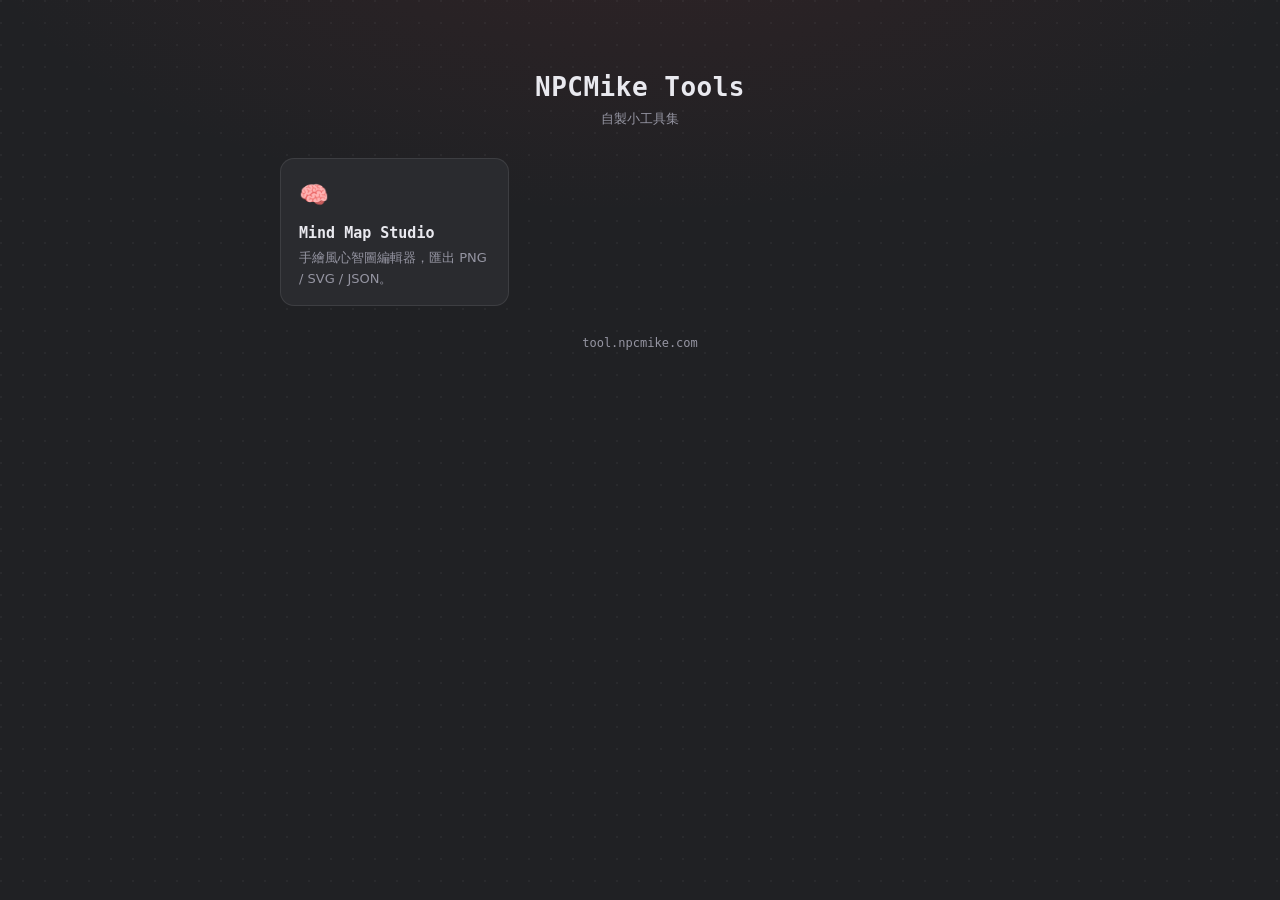
<file: index.html>
<!doctype html>
<html lang="zh-Hant">
  <head>
    <meta charset="utf-8" />
    <meta name="viewport" content="width=device-width, initial-scale=1" />
    <title>NPCMike Tools</title>
    <style>
      :root {
        color-scheme: dark;
        --bg: #202124;
        --surface: #2a2b2f;
        --surface-hover: #303137;
        --ink: #d6d6db;
        --bright: #e9e9ef;
        --muted: #9595a2;
        --line: rgba(255, 255, 255, 0.09);
        --accent: #c2455c;
        --mono: "IBM Plex Mono", "BlexMono Nerd Font", ui-monospace, "Cascadia Code",
          Menlo, Consolas, monospace;
        --sans: ui-sans-serif, system-ui, -apple-system, "Segoe UI", "Noto Sans TC",
          "Microsoft JhengHei", sans-serif;
      }
      * { box-sizing: border-box; }
      body {
        margin: 0;
        min-height: 100vh;
        display: flex;
        flex-direction: column;
        align-items: center;
        gap: 30px;
        padding: 72px 20px;
        background:
          radial-gradient(circle at 1px 1px, rgba(255, 255, 255, 0.04) 1px, transparent 0)
            0 0 / 22px 22px,
          radial-gradient(1100px 520px at 50% -12%, rgba(162, 49, 52, 0.12), transparent 62%),
          var(--bg);
        color: var(--ink);
        font-family: var(--sans);
      }
      header { text-align: center; }
      h1 {
        font-family: var(--mono);
        font-size: 26px;
        font-weight: 600;
        letter-spacing: 0.5px;
        margin: 0 0 8px;
        color: var(--bright);
      }
      header p { color: var(--muted); margin: 0; font-size: 13px; }
      .grid {
        display: grid;
        grid-template-columns: repeat(auto-fill, minmax(220px, 1fr));
        gap: 16px;
        width: 100%;
        max-width: 720px;
      }
      .card {
        display: block;
        text-decoration: none;
        color: inherit;
        background: var(--surface);
        border: 1px solid var(--line);
        border-radius: 14px;
        padding: 18px 18px 16px;
        transition: transform 140ms ease, box-shadow 140ms ease, border-color 140ms ease,
          background 140ms ease;
      }
      .card:hover {
        transform: translateY(-3px);
        background: var(--surface-hover);
        border-color: rgba(194, 69, 92, 0.55);
        box-shadow: 0 16px 34px rgba(0, 0, 0, 0.45);
      }
      .card .emoji { font-size: 24px; }
      .card strong {
        font-family: var(--mono);
        display: block;
        margin: 10px 0 5px;
        font-size: 15px;
        font-weight: 600;
        color: var(--bright);
      }
      .card span { color: var(--muted); font-size: 13px; line-height: 1.55; }
      footer { color: var(--muted); font-size: 12px; font-family: var(--mono); }
    </style>
  </head>
  <body>
    <header>
      <h1>NPCMike Tools</h1>
      <p>自製小工具集</p>
    </header>

    <main class="grid">
      <a class="card" href="mind/">
        <span class="emoji">🧠</span>
        <strong>Mind Map Studio</strong>
        <span>手繪風心智圖編輯器，匯出 PNG / SVG / JSON。</span>
      </a>
      <!-- 之後新增工具：複製上面的 <a class="card" href="工具資料夾/"> 區塊 -->
    </main>

    <footer>tool.npcmike.com</footer>
  </body>
</html>
</file>
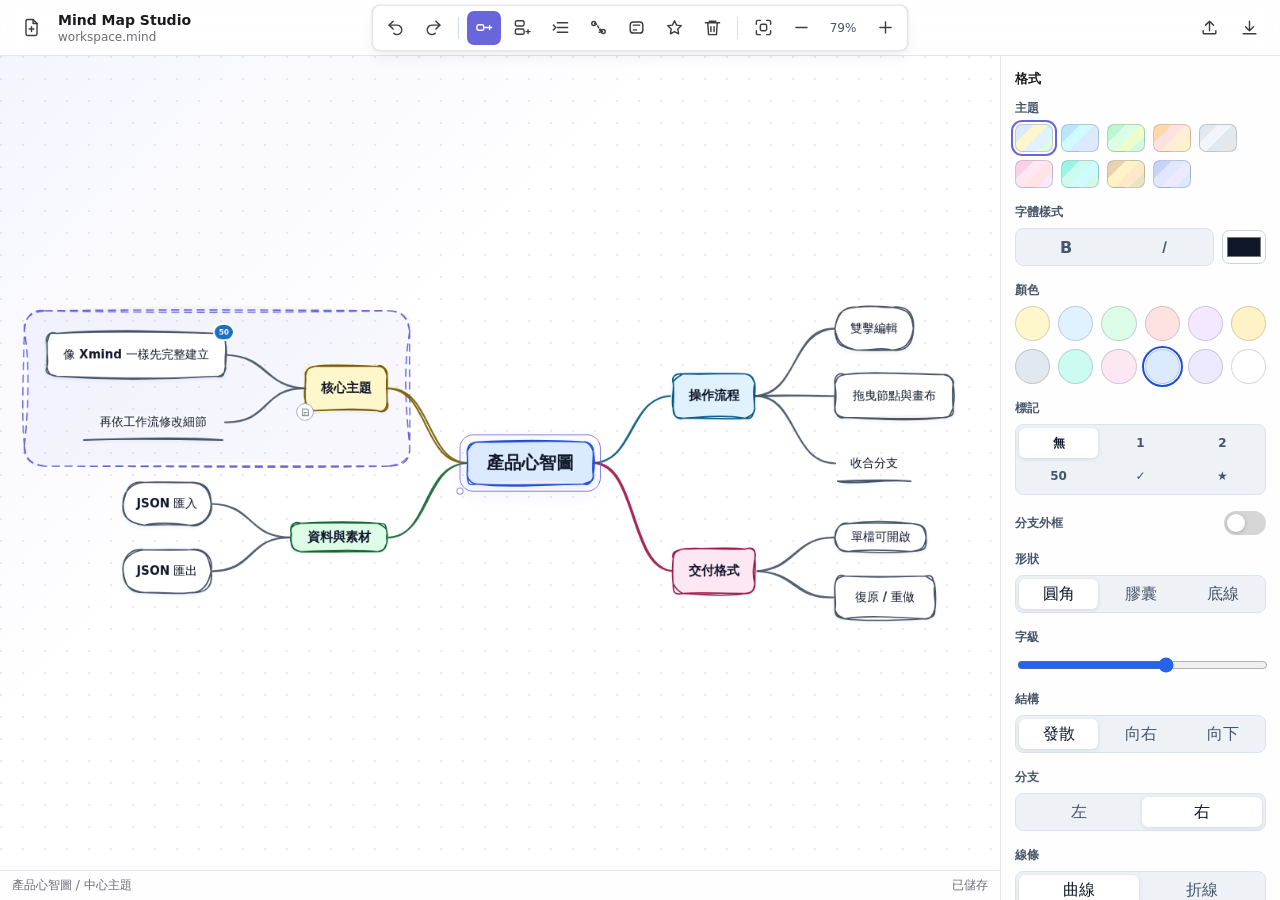
<file: mind/index.html>
<!doctype html>
<html lang="zh-Hant">
  <head>
    <meta charset="utf-8" />
    <meta name="viewport" content="width=device-width, initial-scale=1" />
    <title>Mind Map Studio</title>
    <link rel="stylesheet" href="styles.css" />
  </head>
  <body>
    <div class="app-shell">
      <header class="topbar">
        <div class="brand">
          <button class="icon-button" data-action="new-map" title="新心智圖" aria-label="新心智圖">
            <svg><use href="#icon-file-plus"></use></svg>
          </button>
          <div class="brand-copy">
            <strong>Mind Map Studio</strong>
            <span id="mapTitle">workspace.mind</span>
          </div>
        </div>

        <div class="toolbar" aria-label="主要工具列">
          <button class="icon-button" data-action="undo" title="復原" aria-label="復原">
            <svg><use href="#icon-undo"></use></svg>
          </button>
          <button class="icon-button" data-action="redo" title="重做" aria-label="重做">
            <svg><use href="#icon-redo"></use></svg>
          </button>
          <span class="divider" aria-hidden="true"></span>
          <button class="icon-button primary" data-action="add-child" title="新增子主題" aria-label="新增子主題">
            <svg><use href="#icon-plus-node"></use></svg>
          </button>
          <button class="icon-button" data-action="add-sibling" title="新增同層主題" aria-label="新增同層主題">
            <svg><use href="#icon-sibling"></use></svg>
          </button>
          <button class="icon-button" data-action="toggle-collapse" title="收合或展開" aria-label="收合或展開">
            <svg><use href="#icon-fold"></use></svg>
          </button>
          <button class="icon-button" data-action="start-relationship" title="新增或移除關聯線 (R)" aria-label="新增或移除關聯線 (R)">
            <svg><use href="#icon-relation"></use></svg>
          </button>
          <button class="icon-button" data-action="toggle-boundary" title="分支外框" aria-label="分支外框">
            <svg><use href="#icon-boundary"></use></svg>
          </button>
          <button class="icon-button" data-action="cycle-marker" title="切換標記" aria-label="切換標記">
            <svg><use href="#icon-marker"></use></svg>
          </button>
          <button class="icon-button danger" data-action="delete-topic" title="刪除主題" aria-label="刪除主題">
            <svg><use href="#icon-trash"></use></svg>
          </button>
          <span class="divider" aria-hidden="true"></span>
          <button class="icon-button" data-action="fit" title="適合畫面" aria-label="適合畫面">
            <svg><use href="#icon-fit"></use></svg>
          </button>
          <button class="icon-button" data-action="zoom-out" title="縮小" aria-label="縮小">
            <svg><use href="#icon-minus"></use></svg>
          </button>
          <span class="zoom-readout" id="zoomReadout">100%</span>
          <button class="icon-button" data-action="zoom-in" title="放大" aria-label="放大">
            <svg><use href="#icon-plus"></use></svg>
          </button>
        </div>

        <div class="file-tools">
          <button class="icon-button" data-action="import" title="匯入" aria-label="匯入">
            <svg><use href="#icon-upload"></use></svg>
          </button>
          <div class="export-wrap">
            <button class="icon-button" data-action="export" title="匯出" aria-label="匯出" aria-haspopup="true">
              <svg><use href="#icon-download"></use></svg>
            </button>
            <div id="exportMenu" class="export-menu" hidden role="menu">
              <span class="export-scope" id="exportScope">匯出整張圖</span>
              <button type="button" data-export="png">PNG 圖片</button>
              <button type="button" data-export="svg">SVG 向量</button>
              <button type="button" data-export="json">JSON 檔</button>
            </div>
          </div>
          <input id="fileInput" type="file" accept="application/json,.json" hidden />
        </div>
      </header>

      <main class="workspace-layout">
        <section class="canvas-shell" aria-label="心智圖畫布">
          <div id="canvas" class="canvas" tabindex="0">
            <div id="world" class="world">
              <svg id="linkLayer" class="link-layer" aria-hidden="true"></svg>
              <div id="topicLayer" class="topic-layer"></div>
              <div id="dropIndicator" class="drop-indicator" hidden></div>
            </div>
            <div id="marquee" class="marquee" hidden></div>
          </div>
          <div id="searchBar" class="search-bar" hidden>
            <svg class="search-icon" viewBox="0 0 24 24" aria-hidden="true">
              <circle cx="11" cy="11" r="7"></circle>
              <path d="m20 20-3.5-3.5"></path>
            </svg>
            <input id="searchInput" type="text" placeholder="搜尋主題…" autocomplete="off" />
            <span id="searchCount" class="search-count">0/0</span>
            <button type="button" data-search="prev" title="上一個 (Shift+Enter)" aria-label="上一個">↑</button>
            <button type="button" data-search="next" title="下一個 (Enter)" aria-label="下一個">↓</button>
            <button type="button" data-search="close" title="關閉 (Esc)" aria-label="關閉">✕</button>
          </div>
          <div class="canvas-status">
            <span id="selectionStatus">中心主題</span>
            <span id="autosaveStatus">已儲存</span>
          </div>
        </section>

        <aside class="inspector" aria-label="格式">
          <div class="panel-head">
            <h2>格式</h2>
          </div>

          <div class="control-group">
            <span class="control-label">主題</span>
            <div id="themeControl" class="theme-swatches"></div>
          </div>

          <div class="control-group">
            <span class="control-label">字體樣式</span>
            <div class="textstyle-row">
              <div class="segmented" id="textStyleControl">
                <button data-style="bold" title="粗體" style="font-weight: 800">B</button>
                <button data-style="italic" title="斜體" style="font-style: italic">I</button>
              </div>
              <input id="textColorInput" type="color" title="文字色" aria-label="文字色" />
            </div>
          </div>

          <div class="control-group">
            <span class="control-label">顏色</span>
            <div id="colorSwatches" class="swatches"></div>
          </div>

          <div class="control-group">
            <span class="control-label">標記</span>
            <div class="segmented marker-control" id="markerControl"></div>
          </div>

          <label class="toggle-field">
            <span>分支外框</span>
            <input id="boundaryToggle" type="checkbox" />
            <i aria-hidden="true"></i>
          </label>

          <div class="control-group">
            <span class="control-label">形狀</span>
            <div class="segmented" id="shapeControl">
              <button data-shape="round">圓角</button>
              <button data-shape="capsule">膠囊</button>
              <button data-shape="underline">底線</button>
            </div>
          </div>

          <label class="field compact">
            <span>字級</span>
            <input id="fontSizeInput" type="range" min="13" max="28" step="1" />
          </label>

          <div class="control-group">
            <span class="control-label">結構</span>
            <div class="segmented" id="structureControl">
              <button data-structure="map">發散</button>
              <button data-structure="right">向右</button>
              <button data-structure="down">向下</button>
            </div>
          </div>

          <div class="control-group">
            <span class="control-label">分支</span>
            <div class="segmented" id="sideControl">
              <button data-side="left">左</button>
              <button data-side="right">右</button>
            </div>
          </div>

          <div class="control-group">
            <span class="control-label">線條</span>
            <div class="segmented" id="lineControl">
              <button data-line="curve">曲線</button>
              <button data-line="elbow">折線</button>
            </div>
          </div>

          <div class="control-group">
            <span class="control-label">線框</span>
            <div class="segmented" id="sketchControl">
              <button data-sketch="hand">手繪</button>
              <button data-sketch="clean">一般</button>
            </div>
          </div>

          <label class="field">
            <span>超連結 (K)</span>
            <input id="linkInput" type="url" autocomplete="off" placeholder="https://" />
          </label>

          <label class="field">
            <span>標籤（逗號分隔）</span>
            <input id="tagsInput" type="text" autocomplete="off" placeholder="例如：重要, 待辦" />
          </label>

          <div class="control-group">
            <span class="control-label">圖片</span>
            <div class="image-row">
              <button type="button" id="imagePick">插入圖片</button>
              <button type="button" id="imageClear">移除</button>
            </div>
            <input id="imageInput" type="file" accept="image/*" hidden />
          </div>

          <label class="field notes-field">
            <span>備註</span>
            <textarea id="notesInput" rows="6"></textarea>
          </label>
        </aside>
      </main>
    </div>

    <div id="contextMenu" class="context-menu" hidden role="menu"></div>

    <div id="lightbox" class="lightbox" hidden><img alt="圖片預覽" /></div>

    <div id="richToolbar" class="rich-toolbar" hidden>
      <button type="button" data-rich="bold" title="粗體" style="font-weight: 800">B</button>
      <button type="button" data-rich="italic" title="斜體" style="font-style: italic">I</button>
      <span class="rich-sep" aria-hidden="true"></span>
      <button type="button" class="rich-color" data-rich-color="#1b1b1f" style="--c: #1b1b1f" title="黑"></button>
      <button type="button" class="rich-color" data-rich-color="#d1413c" style="--c: #d1413c" title="紅"></button>
      <button type="button" class="rich-color" data-rich-color="#d97706" style="--c: #d97706" title="橘"></button>
      <button type="button" class="rich-color" data-rich-color="#15803d" style="--c: #15803d" title="綠"></button>
      <button type="button" class="rich-color" data-rich-color="#1d4ed8" style="--c: #1d4ed8" title="藍"></button>
      <button type="button" class="rich-color" data-rich-color="#7c3aed" style="--c: #7c3aed" title="紫"></button>
    </div>

    <svg class="icon-sprite" aria-hidden="true">
      <symbol id="icon-file-plus" viewBox="0 0 24 24">
        <path d="M14 2H7a2 2 0 0 0-2 2v16a2 2 0 0 0 2 2h10a2 2 0 0 0 2-2V7z"></path>
        <path d="M14 2v5h5M12 11v6M9 14h6"></path>
      </symbol>
      <symbol id="icon-undo" viewBox="0 0 24 24">
        <path d="M9 14 4 9l5-5"></path>
        <path d="M4 9h10a6 6 0 1 1-4.2 10.3"></path>
      </symbol>
      <symbol id="icon-redo" viewBox="0 0 24 24">
        <path d="m15 14 5-5-5-5"></path>
        <path d="M20 9H10a6 6 0 1 0 4.2 10.3"></path>
      </symbol>
      <symbol id="icon-plus-node" viewBox="0 0 24 24">
        <rect x="2.5" y="8.5" width="8.5" height="7" rx="2"></rect>
        <path d="M11 12h4.5"></path>
        <path d="M18.5 9.5v5M16 12h5"></path>
      </symbol>
      <symbol id="icon-sibling" viewBox="0 0 24 24">
        <rect x="3" y="3.5" width="11" height="6.5" rx="2"></rect>
        <rect x="3" y="14" width="11" height="6.5" rx="2"></rect>
        <path d="M19 14.7v5M16.5 17.2h5"></path>
      </symbol>
      <symbol id="icon-fold" viewBox="0 0 24 24">
        <path d="M8 6h13M8 12h13M8 18h13"></path>
        <path d="m3 9 3 3-3 3"></path>
      </symbol>
      <symbol id="icon-relation" viewBox="0 0 24 24">
        <path d="M7 7c6 0 4 10 10 10" stroke-dasharray="2.6 2.6"></path>
        <path d="m14 14 3 3-4 1"></path>
        <circle cx="6" cy="7" r="2.5"></circle>
        <circle cx="18" cy="17" r="2.5"></circle>
      </symbol>
      <symbol id="icon-boundary" viewBox="0 0 24 24">
        <rect x="4" y="5" width="16" height="14" rx="4"></rect>
        <path d="M8 9h8M8 15h4"></path>
      </symbol>
      <symbol id="icon-marker" viewBox="0 0 24 24">
        <path d="M12 3.5 14.6 9l5.9.8-4.3 4.2 1 5.9L12 17.1l-5.2 2.8 1-5.9-4.3-4.2 5.9-.8z"></path>
      </symbol>
      <symbol id="icon-trash" viewBox="0 0 24 24">
        <path d="M3 6h18M8 6V4h8v2M6 6l1 15h10l1-15M10 11v6M14 11v6"></path>
      </symbol>
      <symbol id="icon-fit" viewBox="0 0 24 24">
        <path d="M8 3H5a2 2 0 0 0-2 2v3M16 3h3a2 2 0 0 1 2 2v3M8 21H5a2 2 0 0 1-2-2v-3M21 16v3a2 2 0 0 1-2 2h-3"></path>
        <rect x="8" y="8" width="8" height="8" rx="2"></rect>
      </symbol>
      <symbol id="icon-minus" viewBox="0 0 24 24">
        <path d="M5 12h14"></path>
      </symbol>
      <symbol id="icon-plus" viewBox="0 0 24 24">
        <path d="M12 5v14M5 12h14"></path>
      </symbol>
      <symbol id="icon-upload" viewBox="0 0 24 24">
        <path d="M12 16V4M7 9l5-5 5 5"></path>
        <path d="M4 16v3a1 1 0 0 0 1 1h14a1 1 0 0 0 1-1v-3"></path>
      </symbol>
      <symbol id="icon-download" viewBox="0 0 24 24">
        <path d="M12 4v12M7 11l5 5 5-5"></path>
        <path d="M4 20h16"></path>
      </symbol>
      <symbol id="icon-target" viewBox="0 0 24 24">
        <circle cx="12" cy="12" r="8"></circle>
        <circle cx="12" cy="12" r="3"></circle>
        <path d="M12 2v3M12 19v3M2 12h3M19 12h3"></path>
      </symbol>
    </svg>

    <script src="vendor/rough.js"></script>
    <script src="app.js"></script>
  </body>
</html>
</file>
<file: mind/styles.css>
:root {
  color-scheme: light;
  --ink: #1b1b1f;
  --muted: #6b6b76;
  --hairline: #e5e5ee;
  --surface: #ffffff;
  --surface-soft: #f6f6f9;
  --canvas: #fff;
  --focus: #6965db;
  --danger: #d1413c;
  --shadow: 0 0 1px rgba(0, 0, 0, 0.17), 0 0 3px rgba(0, 0, 0, 0.08),
    0 7px 14px rgba(0, 0, 0, 0.05);
  --selection: #6965db;
  --selection-soft: #e0dfff;
  --panel: 280px;
}

* {
  box-sizing: border-box;
}

html,
body {
  height: 100%;
  margin: 0;
}

body {
  background: #f6f6f9;
  color: var(--ink);
  font-family:
    Inter, ui-sans-serif, system-ui, -apple-system, BlinkMacSystemFont, "Segoe UI",
    "Noto Sans TC", "Microsoft JhengHei", sans-serif;
  overflow: hidden;
}

button,
input,
textarea {
  font: inherit;
}

button {
  border: 0;
}

.app-shell {
  display: grid;
  grid-template-rows: 56px minmax(0, 1fr);
  height: 100%;
}

.topbar {
  align-items: center;
  background: rgba(255, 255, 255, 0.9);
  border-bottom: 1px solid var(--hairline);
  display: grid;
  gap: 14px;
  grid-template-columns: minmax(230px, 1fr) auto minmax(180px, 1fr);
  padding: 0 14px;
  backdrop-filter: blur(12px);
  z-index: 5;
}

.brand,
.toolbar,
.file-tools {
  align-items: center;
  display: flex;
  min-width: 0;
}

.brand {
  gap: 10px;
}

.brand-copy {
  display: grid;
  gap: 1px;
  min-width: 0;
}

.brand-copy strong {
  font-size: 14px;
  line-height: 18px;
  white-space: nowrap;
}

.brand-copy span {
  color: var(--muted);
  font-size: 12px;
  overflow: hidden;
  text-overflow: ellipsis;
  white-space: nowrap;
}

.toolbar {
  background: var(--surface);
  border: 1px solid var(--hairline);
  border-radius: 8px;
  box-shadow: var(--shadow);
  gap: 4px;
  justify-self: center;
  padding: 5px;
}

.file-tools {
  gap: 6px;
  justify-content: flex-end;
}

.export-wrap {
  position: relative;
}

.export-menu {
  position: absolute;
  right: 0;
  top: 42px;
  background: #fff;
  border: 1px solid var(--hairline);
  border-radius: 10px;
  box-shadow: var(--shadow);
  display: grid;
  gap: 2px;
  min-width: 160px;
  padding: 6px;
  z-index: 20;
}

.export-menu[hidden] {
  display: none;
}

.export-scope {
  color: var(--muted);
  font-size: 11px;
  padding: 4px 8px 2px;
}

.export-menu button {
  background: transparent;
  border-radius: 7px;
  color: #334155;
  cursor: pointer;
  padding: 8px 10px;
  text-align: left;
}

.export-menu button:hover {
  background: #f1f0ff;
}

.context-menu {
  position: fixed;
  z-index: 50;
  min-width: 188px;
  background: #fff;
  border: 1px solid var(--hairline);
  border-radius: 10px;
  box-shadow: var(--shadow);
  display: grid;
  gap: 2px;
  padding: 6px;
}

.context-menu[hidden] {
  display: none;
}

.context-menu button {
  align-items: center;
  background: transparent;
  border-radius: 7px;
  color: #334155;
  cursor: pointer;
  display: flex;
  gap: 28px;
  justify-content: space-between;
  padding: 8px 10px;
  text-align: left;
  width: 100%;
}

.context-menu button:hover {
  background: #f1f0ff;
}

.context-menu button:disabled {
  color: #cbd5e1;
  cursor: default;
}

.context-menu button:disabled:hover {
  background: transparent;
}

.context-menu button.danger:hover {
  background: #fee2e2;
  color: var(--danger);
}

.context-menu .shortcut {
  color: #9aa3af;
  font-size: 12px;
}

.context-menu .menu-sep {
  background: var(--hairline);
  height: 1px;
  margin: 4px 2px;
}

.lightbox {
  align-items: center;
  background: rgba(15, 23, 42, 0.78);
  cursor: zoom-out;
  display: flex;
  inset: 0;
  justify-content: center;
  padding: 32px;
  position: fixed;
  z-index: 100;
}

.lightbox[hidden] {
  display: none;
}

.lightbox img {
  background: #fff;
  border-radius: 10px;
  box-shadow: 0 20px 60px rgba(0, 0, 0, 0.5);
  max-height: 92vh;
  max-width: 92vw;
}

.rich-toolbar {
  align-items: center;
  background: #fff;
  border: 1px solid var(--hairline);
  border-radius: 8px;
  box-shadow: var(--shadow);
  display: flex;
  gap: 4px;
  padding: 4px;
  position: fixed;
  z-index: 60;
}

.rich-toolbar[hidden] {
  display: none;
}

.rich-toolbar button {
  align-items: center;
  background: transparent;
  border-radius: 6px;
  color: #334155;
  cursor: pointer;
  display: inline-flex;
  height: 28px;
  justify-content: center;
  width: 28px;
}

.rich-toolbar button:hover {
  background: #f1f0ff;
}

.rich-toolbar .rich-color {
  border: 1px solid rgba(15, 23, 42, 0.2);
  height: 20px;
  width: 20px;
}

.rich-toolbar .rich-color::after {
  background: var(--c);
  border-radius: 50%;
  content: "";
  height: 16px;
  width: 16px;
}

.rich-sep {
  background: var(--hairline);
  height: 20px;
  margin: 0 2px;
  width: 1px;
}

.divider {
  background: #d3dce8;
  height: 22px;
  margin: 0 4px;
  width: 1px;
}

.icon-button {
  align-items: center;
  background: transparent;
  border-radius: 7px;
  color: #3d3d3d;
  cursor: pointer;
  display: inline-flex;
  height: 34px;
  justify-content: center;
  padding: 0;
  transition:
    background 120ms ease,
    color 120ms ease,
    transform 120ms ease;
  width: 34px;
}

.icon-button:hover {
  background: #f1f0ff;
}

.icon-button:active {
  transform: translateY(1px);
}

.icon-button:focus-visible {
  outline: 2px solid var(--focus);
  outline-offset: 2px;
}

.icon-button.primary {
  background: var(--selection);
  color: #fff;
}

.icon-button.primary:hover {
  background: #5753d0;
}

.icon-button.danger:hover {
  background: #fee2e2;
  color: var(--danger);
}

.icon-button.small {
  height: 28px;
  width: 28px;
}

.icon-button svg {
  height: 19px;
  width: 19px;
}

.icon-button svg,
.icon-sprite symbol * {
  fill: none;
  stroke: currentColor;
  stroke-linecap: round;
  stroke-linejoin: round;
  stroke-width: 1.8;
}

.zoom-readout {
  color: #475569;
  display: inline-block;
  font-size: 12px;
  font-variant-numeric: tabular-nums;
  min-width: 42px;
  text-align: center;
}

.workspace-layout {
  display: grid;
  grid-template-columns: minmax(0, 1fr) var(--panel);
  min-height: 0;
}

.inspector {
  background: rgba(255, 255, 255, 0.86);
  min-height: 0;
  overflow: auto;
  padding: 14px;
  z-index: 3;
  border-left: 1px solid var(--hairline);
}

.panel-head {
  align-items: center;
  display: flex;
  justify-content: space-between;
  margin-bottom: 12px;
}

.panel-head h2 {
  font-size: 13px;
  letter-spacing: 0;
  line-height: 18px;
  margin: 0;
}

.canvas-shell {
  display: grid;
  grid-template-rows: minmax(0, 1fr) 30px;
  min-width: 0;
  position: relative;
}

.canvas {
  background:
    radial-gradient(circle at 1px 1px, rgba(122, 122, 122, 0.16) 1px, transparent 0)
      0 0 / 22px 22px,
    linear-gradient(135deg, rgba(224, 223, 255, 0.32), transparent 38%),
    var(--canvas);
  cursor: default;
  min-width: 0;
  overflow: hidden;
  position: relative;
  touch-action: none;
}

/* Plain drag selects; hold Space for the hand/pan tool (Excalidraw convention). */
.canvas.is-space {
  cursor: grab;
}

.canvas.is-panning,
.canvas.is-space.is-panning,
.canvas.is-dragging {
  cursor: grabbing;
}

.marquee {
  position: absolute;
  border: 1.5px solid var(--selection);
  background: rgba(105, 101, 219, 0.1);
  border-radius: 2px;
  pointer-events: none;
  z-index: 4;
}

.marquee[hidden] {
  display: none;
}

.drop-indicator {
  background: var(--selection);
  border-radius: 2px;
  box-shadow: 0 0 0 2px rgba(105, 101, 219, 0.22);
  left: 0;
  pointer-events: none;
  position: absolute;
  top: 0;
  z-index: 5;
}

.drop-indicator[hidden] {
  display: none;
}

.search-bar {
  align-items: center;
  background: #fff;
  border: 1px solid var(--hairline);
  border-radius: 10px;
  box-shadow: var(--shadow);
  display: flex;
  gap: 6px;
  left: 50%;
  padding: 6px 8px;
  position: absolute;
  top: 12px;
  transform: translateX(-50%);
  z-index: 20;
}

.search-bar[hidden] {
  display: none;
}

.search-icon {
  fill: none;
  height: 16px;
  stroke: #64748b;
  stroke-linecap: round;
  stroke-width: 1.8;
  width: 16px;
}

#searchInput {
  background: transparent;
  border: 0;
  color: var(--ink);
  outline: none;
  padding: 4px 2px;
  width: 180px;
}

.search-count {
  color: var(--muted);
  font-size: 12px;
  font-variant-numeric: tabular-nums;
  min-width: 34px;
  text-align: center;
}

.search-bar button[data-search] {
  align-items: center;
  background: transparent;
  border-radius: 6px;
  color: #475569;
  cursor: pointer;
  display: inline-flex;
  height: 26px;
  justify-content: center;
  width: 26px;
}

.search-bar button[data-search]:hover {
  background: #f1f0ff;
}

.topic.is-search-match .topic-sketch {
  filter: drop-shadow(0 0 3px #f59e0b) drop-shadow(0 0 2px #f59e0b);
}

.topic.is-search-active .topic-sketch {
  filter: drop-shadow(0 0 6px #f97316) drop-shadow(0 0 4px #f97316);
}

.canvas:focus {
  outline: none;
}

.world {
  height: 1px;
  left: 0;
  position: absolute;
  top: 0;
  transform-origin: 0 0;
  width: 1px;
  will-change: transform;
}

.link-layer {
  height: 1px;
  left: 0;
  overflow: visible;
  pointer-events: none;
  position: absolute;
  top: 0;
  width: 1px;
}

/* rough.js sets stroke colour, width and dash as attributes; CSS only rounds caps. */
.link-layer path {
  stroke-linecap: round;
  stroke-linejoin: round;
}

.rough-link {
  fill: none;
  opacity: 0.92;
}

.boundary-path {
  pointer-events: none;
}

.relationship-link,
.relationship-arrow {
  fill: none;
}

.topic-layer {
  height: 1px;
  left: 0;
  position: absolute;
  top: 0;
  width: 1px;
}

.topic {
  align-items: center;
  color: #0f172a;
  cursor: default;
  display: flex;
  flex-direction: column;
  gap: 4px;
  justify-content: center;
  padding: 9px 16px;
  position: absolute;
  user-select: none;
  will-change: transform;
}

.topic.is-draggable {
  cursor: grab;
}

.topic.is-selected {
  z-index: 2;
}

.topic.is-editing {
  cursor: text;
  user-select: text;
  z-index: 4;
}

.topic.is-relationship-source {
  filter: drop-shadow(0 0 5px rgba(105, 101, 219, 0.55));
}

.topic-sketch {
  height: 100%;
  left: 0;
  overflow: visible;
  pointer-events: none;
  position: absolute;
  top: 0;
  width: 100%;
  /* Gentle lift off the grid; the shadow follows the hand-drawn outline. */
  filter: drop-shadow(0 2px 2px rgba(15, 23, 42, 0.07));
}

.topic-sketch path {
  stroke-linecap: round;
  stroke-linejoin: round;
}

.topic-text {
  display: block;
  line-height: 1.28;
  max-width: 100%;
  outline: none;
  overflow-wrap: anywhere;
  position: relative;
  text-align: center;
  white-space: pre-wrap;
  z-index: 1;
}

.topic-marker {
  align-items: center;
  background: var(--selection);
  border: 2px solid #fff;
  border-radius: 999px;
  color: #fff;
  display: flex;
  font-size: 10px;
  font-weight: 800;
  height: 22px;
  justify-content: center;
  line-height: 1;
  min-width: 22px;
  padding: 0 5px;
  position: absolute;
  right: -9px;
  top: -10px;
  z-index: 3;
}

.topic-marker[hidden] {
  display: none;
}

.topic-link,
.topic-note {
  align-items: center;
  background: #fff;
  border: 1.5px solid var(--selection);
  border-radius: 999px;
  color: var(--selection);
  display: flex;
  height: 22px;
  justify-content: center;
  position: absolute;
  width: 22px;
  z-index: 3;
}

.topic-link {
  cursor: pointer;
  left: -9px;
  top: -10px;
}

.topic-link:hover {
  background: var(--selection);
  color: #fff;
}

.topic-note {
  border-color: #94a3b8;
  bottom: -10px;
  color: #64748b;
  left: -9px;
  pointer-events: none;
}

.topic-link svg,
.topic-note svg {
  fill: none;
  height: 13px;
  stroke: currentColor;
  stroke-linecap: round;
  stroke-linejoin: round;
  stroke-width: 1.9;
  width: 13px;
}

.topic-link[hidden],
.topic-note[hidden] {
  display: none;
}

.topic-tags {
  display: flex;
  flex-wrap: wrap;
  gap: 4px;
  justify-content: center;
  max-width: 100%;
  position: relative;
  z-index: 1;
}

.topic-tags[hidden] {
  display: none;
}

.topic-tag {
  background: rgba(15, 23, 42, 0.07);
  border-radius: 999px;
  color: #475569;
  font-size: 11px;
  line-height: 1.5;
  padding: 0 8px;
  white-space: nowrap;
}

.topic-image {
  position: relative;
  width: 100%;
  z-index: 1;
}

.topic-image[hidden] {
  display: none;
}

.topic-image img {
  border-radius: 6px;
  cursor: zoom-in;
  display: block;
  object-fit: contain;
  width: 100%;
}

.topic[data-marker="done"] .topic-marker {
  background: #2b8a3e;
}

.topic[data-marker="star"] .topic-marker {
  background: #ec8b14;
}

.topic[data-marker="progress-half"] .topic-marker {
  background: #1971c2;
  font-size: 9px;
}

.topic[data-shape="underline"] .topic-text {
  /* No filled box behind underline topics, so keep text legible on the grid. */
  text-shadow: 0 0 4px #fff, 0 0 4px #fff, 0 0 4px #fff;
}

.topic.is-root .topic-sketch {
  filter: drop-shadow(0 6px 14px rgba(105, 101, 219, 0.16));
}

.topic.is-selected::after {
  border: 1.5px solid var(--selection);
  border-radius: calc(var(--topic-radius) + 5px);
  bottom: -7px;
  content: "";
  left: -7px;
  pointer-events: none;
  position: absolute;
  right: -7px;
  top: -7px;
}

.topic.is-selected::before {
  background: #fff;
  border: 1.5px solid var(--selection);
  border-radius: 50%;
  bottom: -11px;
  box-shadow:
    calc(100% + 12px) 0 0 -1.5px #fff,
    calc(100% + 12px) 0 0 0 var(--selection),
    0 calc(-100% - 12px) 0 -1.5px #fff,
    0 calc(-100% - 12px) 0 0 var(--selection),
    calc(100% + 12px) calc(-100% - 12px) 0 -1.5px #fff,
    calc(100% + 12px) calc(-100% - 12px) 0 0 var(--selection);
  content: "";
  height: 7px;
  left: -11px;
  pointer-events: none;
  position: absolute;
  width: 7px;
  z-index: 3;
}

.topic.is-drop-target {
  z-index: 3;
}

.topic.is-drop-target::after {
  border: 2px dashed var(--selection);
  border-radius: calc(var(--topic-radius) + 7px);
  bottom: -10px;
  content: "";
  left: -10px;
  pointer-events: none;
  position: absolute;
  right: -10px;
  top: -10px;
}

.collapse-badge {
  align-items: center;
  background: #fff;
  border: 1px solid #cbd5e1;
  border-radius: 999px;
  bottom: -9px;
  color: #334155;
  display: flex;
  font-size: 10px;
  height: 18px;
  justify-content: center;
  min-width: 18px;
  padding: 0 5px;
  position: absolute;
  right: -8px;
  z-index: 3;
}

.canvas-status {
  align-items: center;
  background: rgba(255, 255, 255, 0.86);
  border-top: 1px solid var(--hairline);
  color: var(--muted);
  display: flex;
  font-size: 12px;
  justify-content: space-between;
  min-width: 0;
  padding: 0 12px;
}

.field,
.control-group {
  display: grid;
  gap: 8px;
  margin-bottom: 16px;
}

.field span,
.control-label,
.toggle-field span {
  color: #475569;
  font-size: 12px;
  font-weight: 650;
  line-height: 16px;
}

.field input[type="text"],
.field textarea {
  background: #fff;
  border: 1px solid #cbd5e1;
  border-radius: 7px;
  color: var(--ink);
  min-width: 0;
  padding: 9px 10px;
  resize: vertical;
  width: 100%;
}

.field input[type="text"]:focus,
.field textarea:focus {
  border-color: #2563eb;
  box-shadow: 0 0 0 3px rgba(37, 99, 235, 0.15);
  outline: none;
}

.field.compact {
  gap: 10px;
}

.field input[type="range"] {
  accent-color: #2563eb;
  width: 100%;
}

.swatches {
  display: grid;
  gap: 8px;
  grid-template-columns: repeat(6, 1fr);
}

.swatch {
  aspect-ratio: 1;
  background: var(--swatch);
  border: 1px solid rgba(15, 23, 42, 0.16);
  border-radius: 50%;
  cursor: pointer;
  padding: 0;
  position: relative;
}

.swatch.is-active::after {
  border: 2px solid #1d4ed8;
  border-radius: inherit;
  bottom: -4px;
  content: "";
  left: -4px;
  position: absolute;
  right: -4px;
  top: -4px;
}

.theme-swatches {
  display: flex;
  flex-wrap: wrap;
  gap: 8px;
}

.theme-swatch {
  border: 1px solid rgba(15, 23, 42, 0.18);
  border-radius: 7px;
  cursor: pointer;
  height: 28px;
  padding: 0;
  position: relative;
  width: 38px;
}

.theme-swatch.is-active {
  outline: 2px solid var(--selection);
  outline-offset: 2px;
}

.segmented {
  background: #eef2f7;
  border: 1px solid #dbe3ef;
  border-radius: 8px;
  display: grid;
  gap: 3px;
  grid-auto-columns: minmax(0, 1fr);
  grid-auto-flow: column;
  padding: 3px;
}

.segmented button {
  background: transparent;
  border-radius: 6px;
  color: #475569;
  cursor: pointer;
  min-height: 30px;
  padding: 4px 8px;
}

.segmented button.is-active {
  background: #fff;
  box-shadow: 0 1px 4px rgba(15, 23, 42, 0.12);
  color: #0f172a;
}

.segmented.marker-control {
  grid-auto-flow: row;
  grid-template-columns: repeat(3, minmax(0, 1fr));
}

.marker-control button {
  font-size: 12px;
  font-weight: 750;
}

.textstyle-row {
  align-items: center;
  display: flex;
  gap: 8px;
}

.textstyle-row .segmented {
  flex: 1;
}

#textColorInput {
  background: #fff;
  border: 1px solid #cbd5e1;
  border-radius: 7px;
  cursor: pointer;
  height: 34px;
  padding: 2px;
  width: 44px;
}

.image-row {
  display: flex;
  gap: 8px;
}

.image-row button {
  background: #fff;
  border: 1px solid #cbd5e1;
  border-radius: 7px;
  color: #334155;
  cursor: pointer;
  flex: 1;
  padding: 8px 10px;
}

.image-row button:hover {
  background: #f1f0ff;
}

.image-row button:disabled {
  color: #cbd5e1;
  cursor: default;
}

.image-row button:disabled:hover {
  background: #fff;
}

.toggle-field {
  align-items: center;
  display: grid;
  gap: 10px;
  grid-template-columns: minmax(0, 1fr) 42px;
  margin-bottom: 16px;
}

.toggle-field input {
  opacity: 0;
  pointer-events: none;
  position: absolute;
}

.toggle-field i {
  background: #d6d6d6;
  border-radius: 999px;
  cursor: pointer;
  height: 24px;
  position: relative;
  transition: background 120ms ease;
  width: 42px;
}

.toggle-field i::after {
  background: #fff;
  border-radius: 50%;
  box-shadow: 0 1px 4px rgba(15, 23, 42, 0.22);
  content: "";
  height: 18px;
  left: 3px;
  position: absolute;
  top: 3px;
  transition: transform 120ms ease;
  width: 18px;
}

.toggle-field input:checked + i {
  background: var(--selection);
}

.toggle-field input:checked + i::after {
  transform: translateX(18px);
}

.notes-field textarea {
  min-height: 118px;
}

.icon-sprite {
  display: none;
}

@media (max-width: 1100px) {
  :root {
    --panel: 236px;
  }

  .topbar {
    grid-template-columns: 1fr auto auto;
  }
}

@media (max-width: 860px) {
  body {
    overflow: auto;
  }

  .app-shell {
    min-height: 100dvh;
  }

  .topbar {
    grid-template-columns: 1fr;
    height: auto;
    padding: 10px;
  }

  .toolbar,
  .file-tools {
    justify-self: start;
  }

  .workspace-layout {
    grid-template-columns: 1fr;
    grid-template-rows: minmax(460px, 1fr) auto;
  }

  .canvas-shell {
    min-height: 460px;
    order: 1;
  }

  .inspector {
    border: 0;
    max-height: none;
    order: 2;
    border-top: 1px solid var(--hairline);
  }
}
</file>
